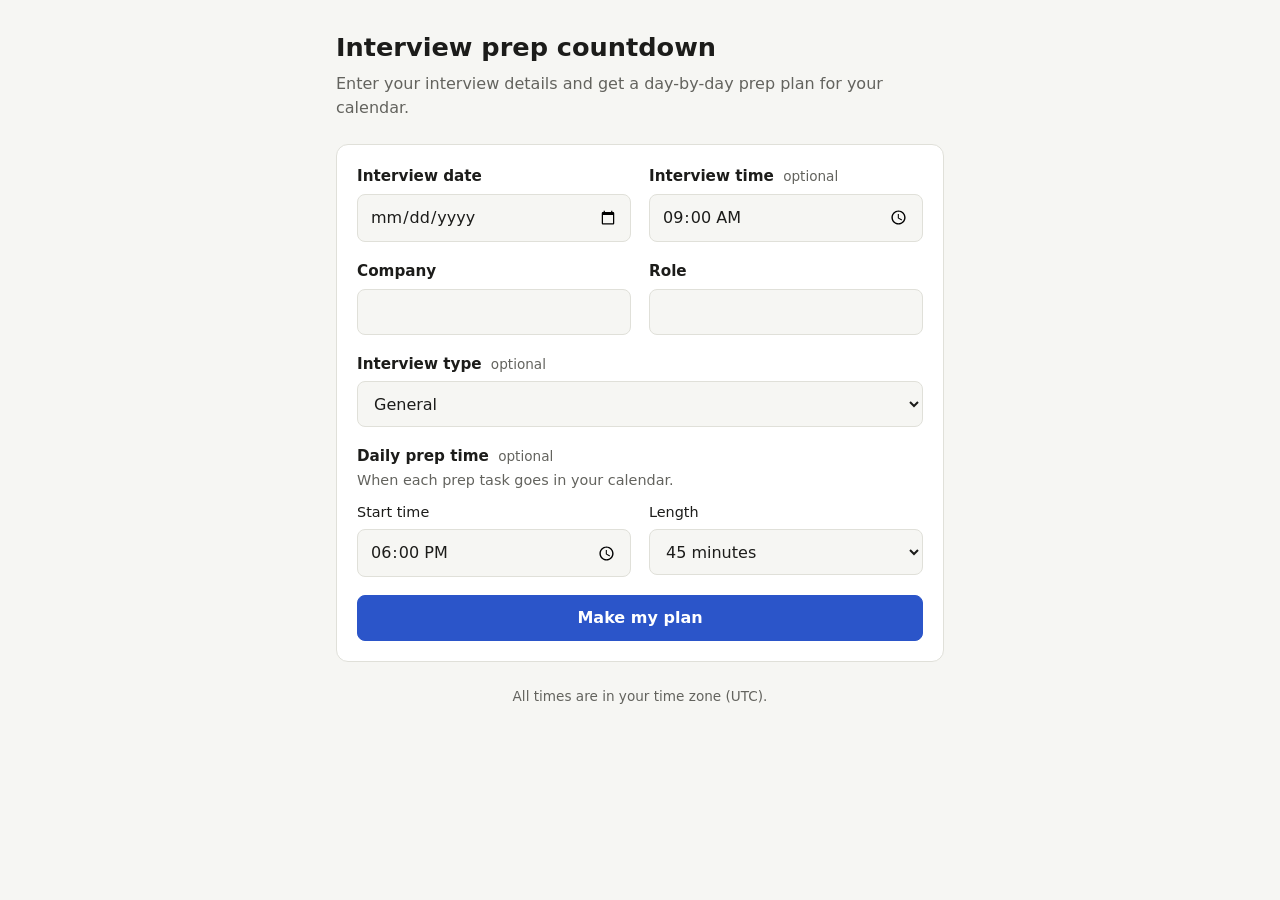
<file: index.html>
<!doctype html>
<html lang="en">
<head>
  <meta charset="utf-8">
  <meta name="viewport" content="width=device-width, initial-scale=1">
  <title>Interview Prep Countdown</title>
  <link rel="stylesheet" href="styles.css">
</head>
<body>
<main class="page">

  <!-- Screen 1: the form -->
  <section id="form-screen" aria-labelledby="form-title">
    <h1 id="form-title" tabindex="-1">Interview prep countdown</h1>
    <p class="lede">Enter your interview details and get a day-by-day prep plan for your calendar.</p>

    <!-- novalidate: we show our own error messages instead of the browser's pop-ups -->
    <form id="details-form" class="card" novalidate>
      <div class="row">
        <div class="field">
          <label for="interviewDate">Interview date</label>
          <input type="date" id="interviewDate" required aria-describedby="interviewDate-error">
          <p class="error" id="interviewDate-error"></p>
        </div>
        <div class="field">
          <label for="interviewTime">Interview time <span class="optional">optional</span></label>
          <input type="time" id="interviewTime" value="09:00" aria-describedby="interviewTime-error">
          <p class="error" id="interviewTime-error"></p>
        </div>
      </div>

      <div class="row">
        <div class="field">
          <label for="company">Company</label>
          <input type="text" id="company" required autocomplete="organization"
                 aria-describedby="company-error">
          <p class="error" id="company-error"></p>
        </div>
        <div class="field">
          <label for="role">Role</label>
          <input type="text" id="role" required autocomplete="organization-title"
                 aria-describedby="role-error">
          <p class="error" id="role-error"></p>
        </div>
      </div>

      <div class="field">
        <label for="interviewType">Interview type <span class="optional">optional</span></label>
        <!-- The options are filled in by app.js from tasks.js -->
        <select id="interviewType" aria-describedby="interviewType-error"></select>
        <p class="error" id="interviewType-error"></p>
      </div>

      <fieldset class="field">
        <legend>Daily prep time <span class="optional">optional</span></legend>
        <p class="hint" id="prep-hint">When each prep task goes in your calendar.</p>
        <div class="row">
          <div class="field">
            <label for="prepTime" class="sub-label">Start time</label>
            <input type="time" id="prepTime" value="18:00"
                   aria-describedby="prep-hint prepTime-error">
            <p class="error" id="prepTime-error"></p>
          </div>
          <div class="field">
            <label for="prepMinutes" class="sub-label">Length</label>
            <select id="prepMinutes" aria-describedby="prep-hint prepMinutes-error">
              <option value="15">15 minutes</option>
              <option value="30">30 minutes</option>
              <option value="45" selected>45 minutes</option>
              <option value="60">1 hour</option>
              <option value="90">1½ hours</option>
            </select>
            <p class="error" id="prepMinutes-error"></p>
          </div>
        </div>
      </fieldset>

      <button type="submit" class="button primary full">Make my plan</button>
    </form>
  </section>

  <!-- Screen 2: the plan (hidden until the form is sent) -->
  <section id="plan-screen" aria-labelledby="plan-heading" hidden>
    <h1 id="plan-heading" tabindex="-1"></h1>
    <p class="note" id="plan-note" hidden></p>

    <div class="actions">
      <div class="action-buttons">
        <button type="button" id="download-button" class="button primary"
                aria-describedby="calendar-help">Add to calendar (.ics)</button>
        <button type="button" id="change-button" class="button secondary">Change details</button>
      </div>
      <p class="help" id="calendar-help">
        Apple Calendar and Outlook: open the file to add it.
        Google Calendar: on a computer, go to Settings → Import &amp; export → Import.
      </p>
    </div>

    <!-- One card per day, filled in by app.js -->
    <ol class="days" id="plan-days"></ol>
  </section>

  <p class="timezone" id="timezone-note"></p>
</main>

<!-- Order matters: each file uses things defined in the ones above it. -->
<script src="tasks.js"></script>
<script src="plan.js"></script>
<script src="ics.js"></script>
<script src="app.js"></script>
</body>
</html>
</file>
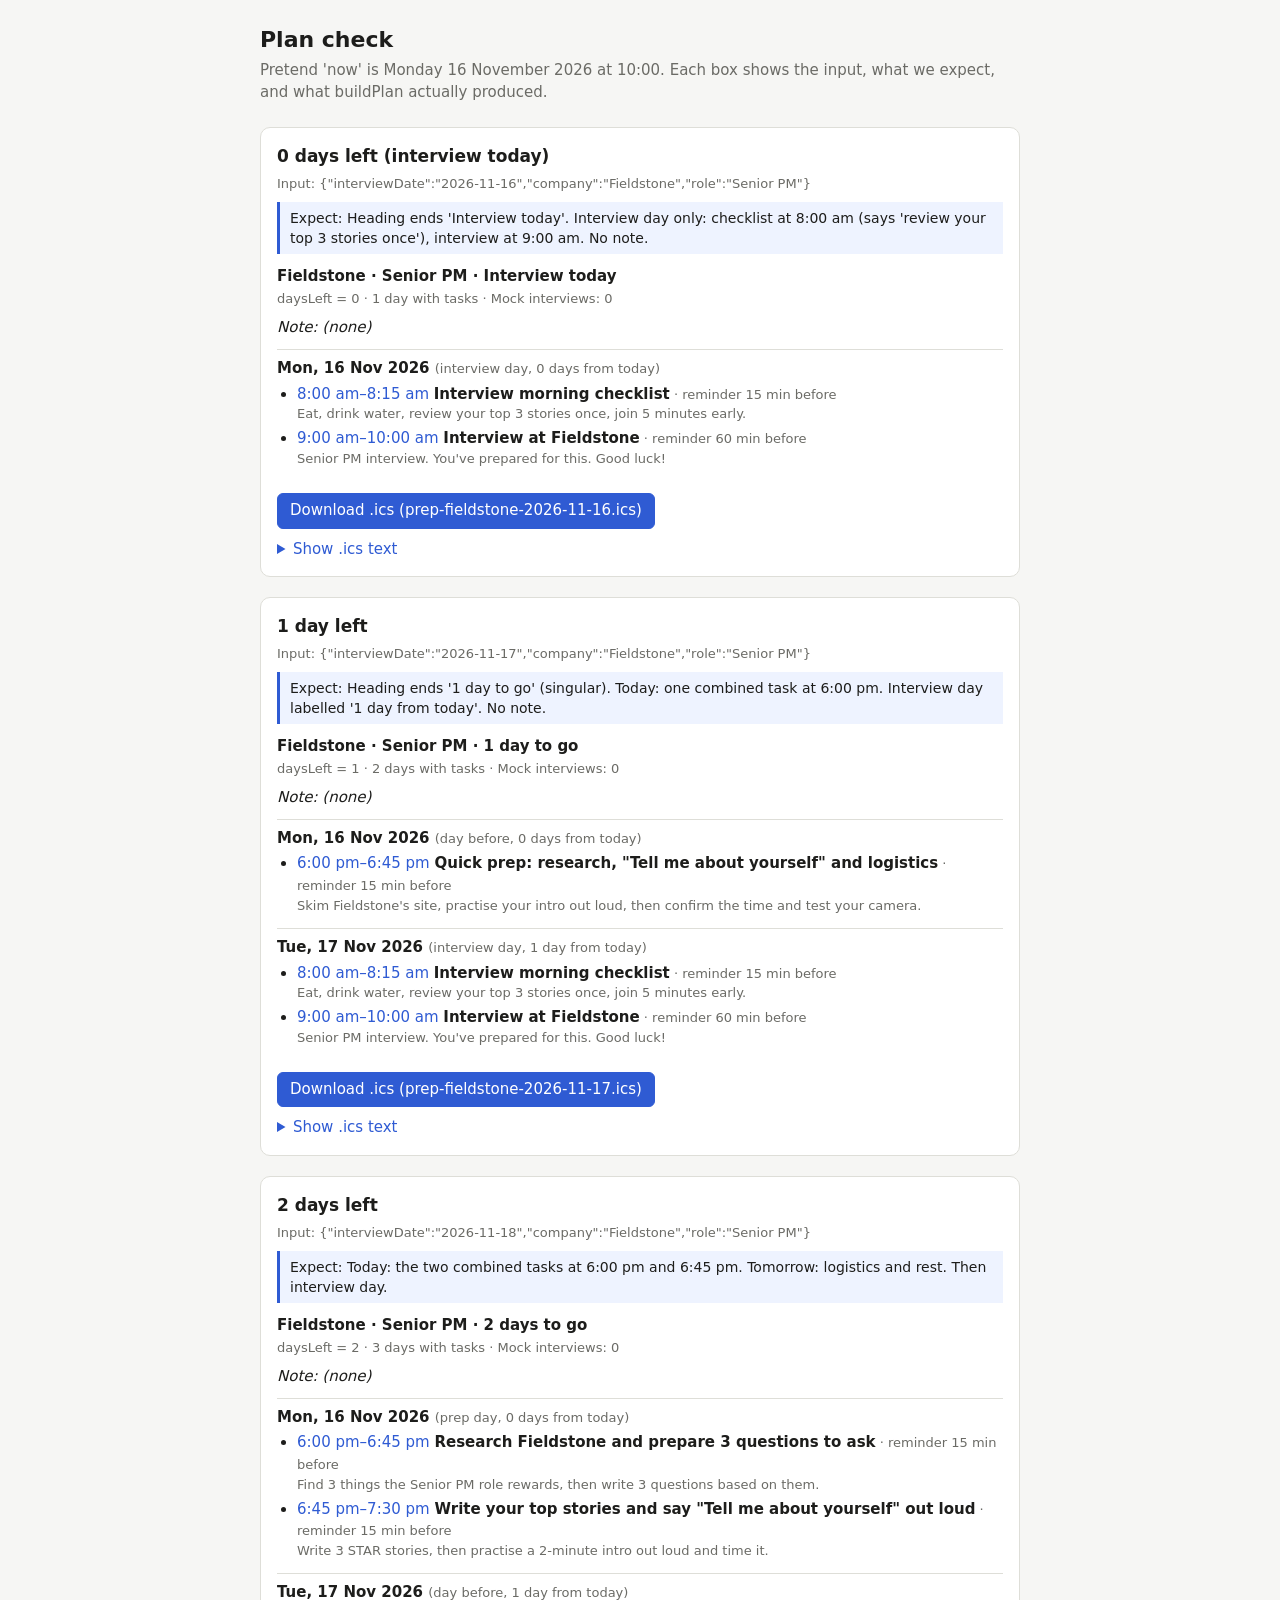
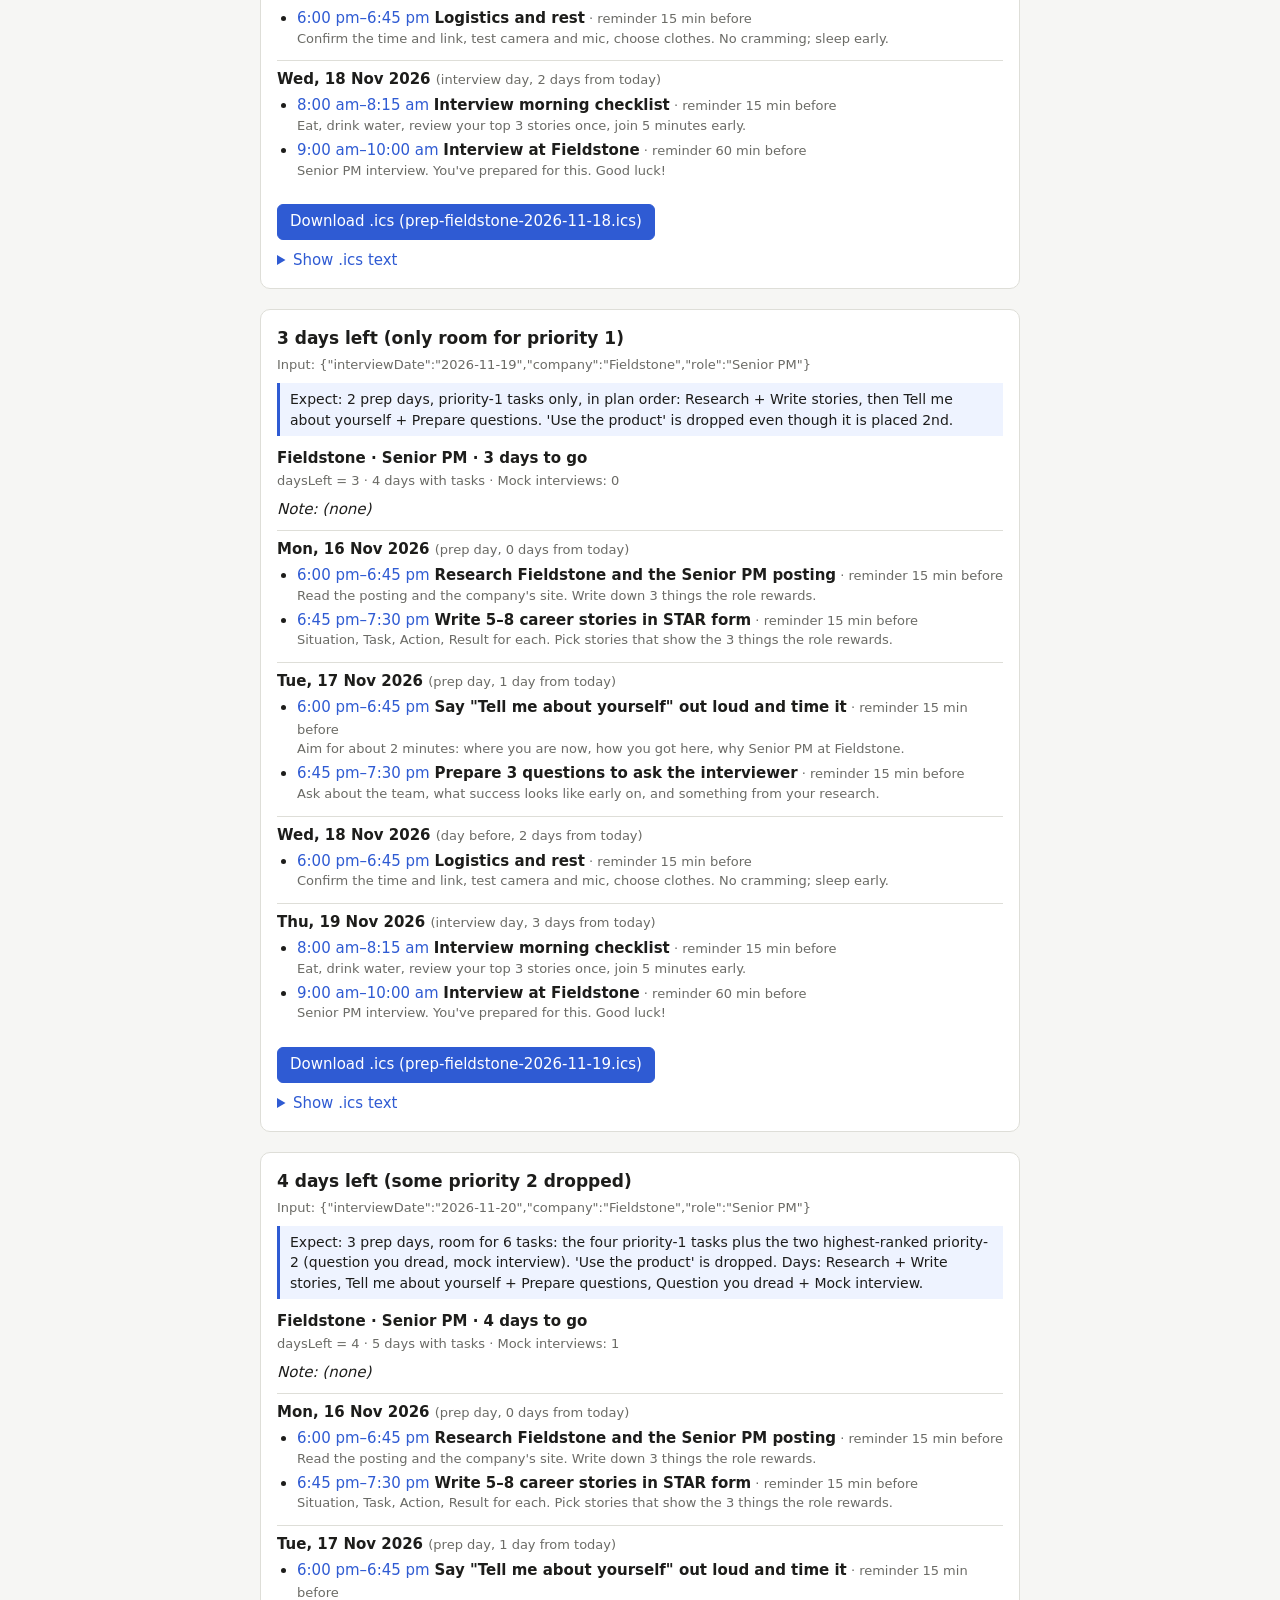
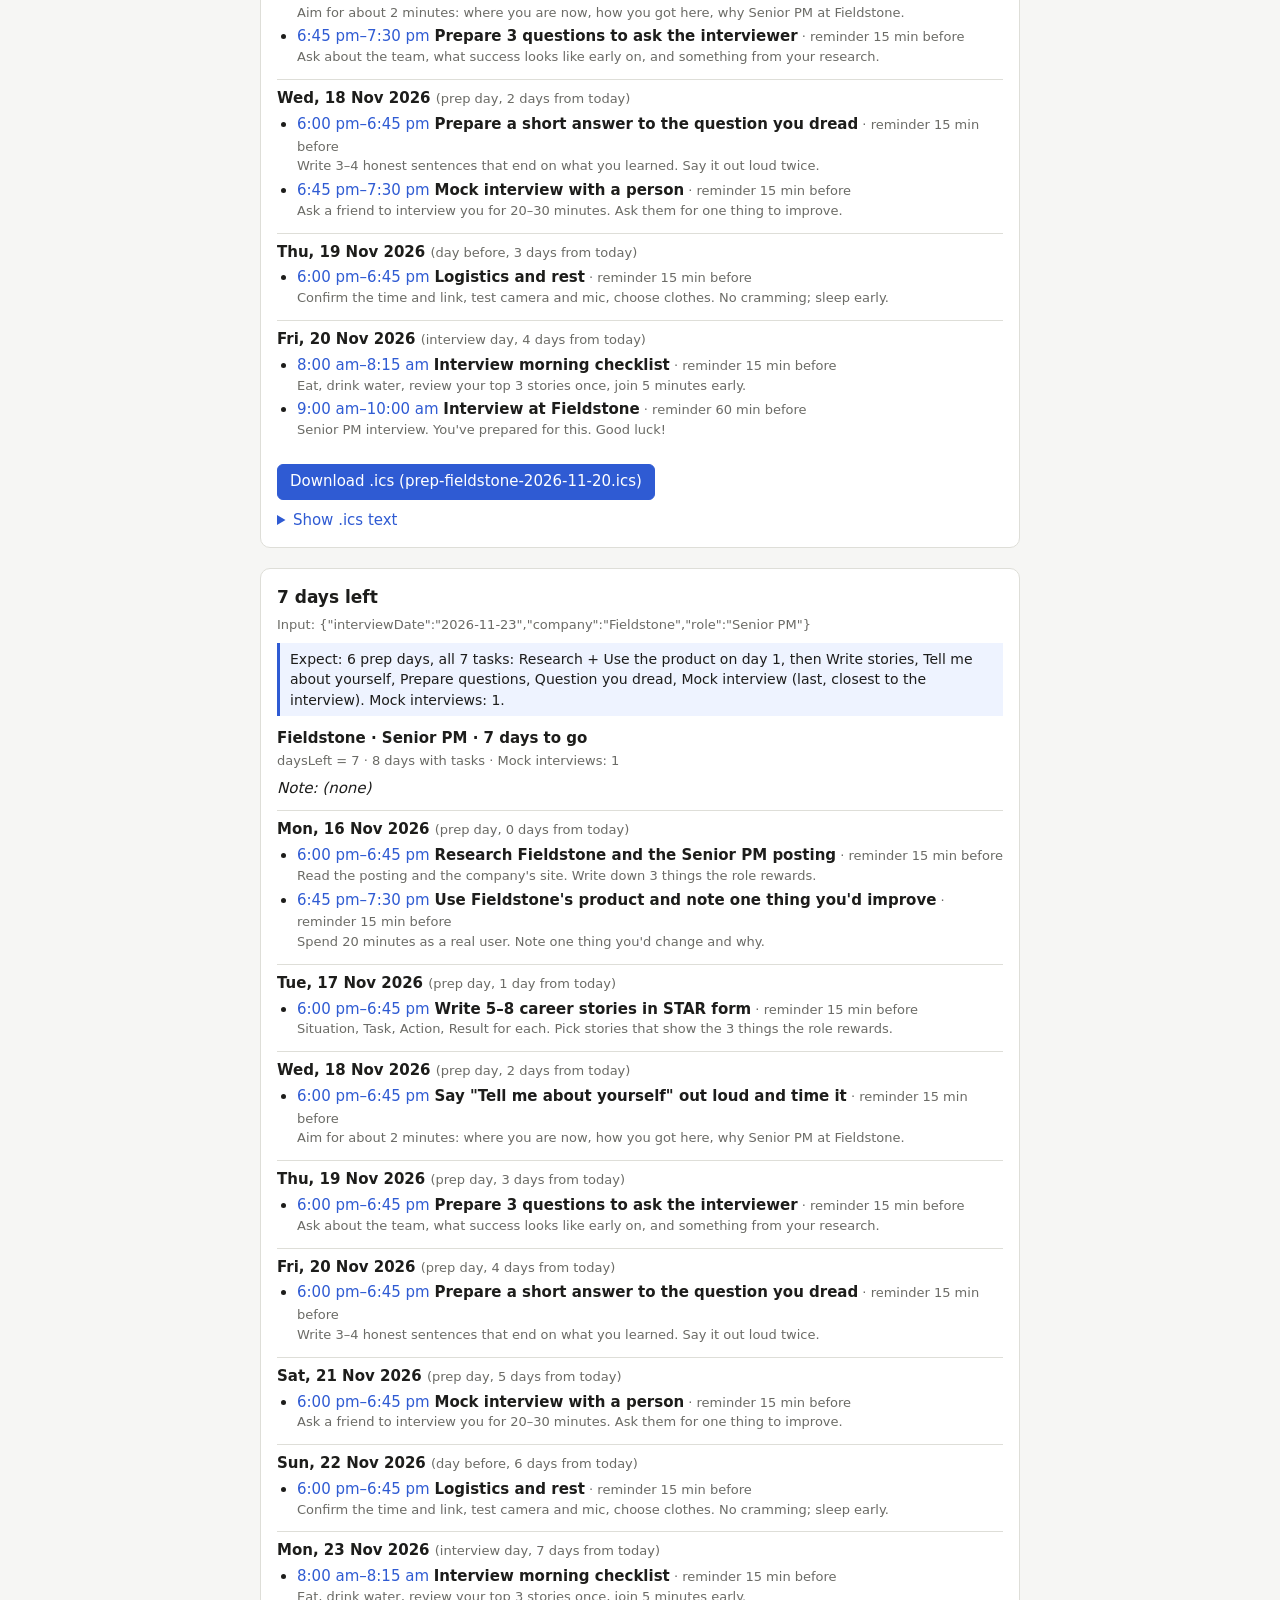
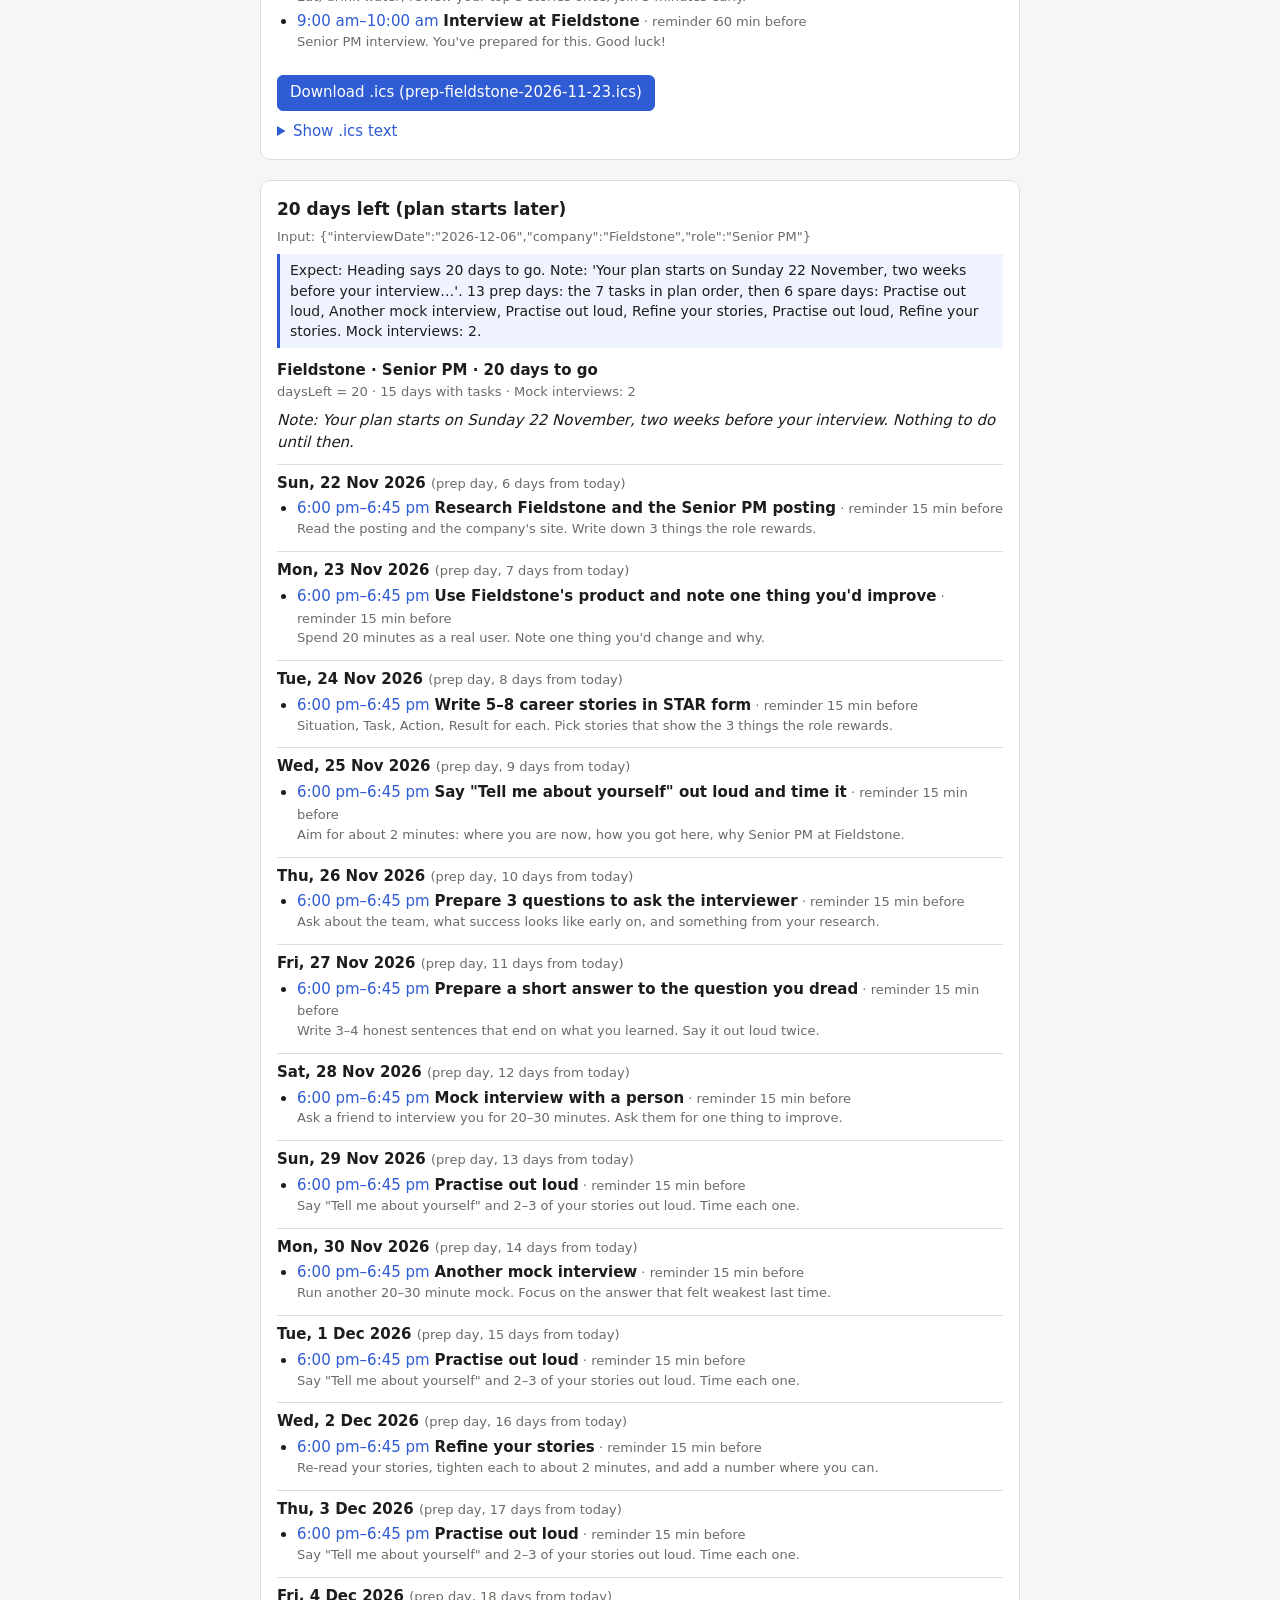
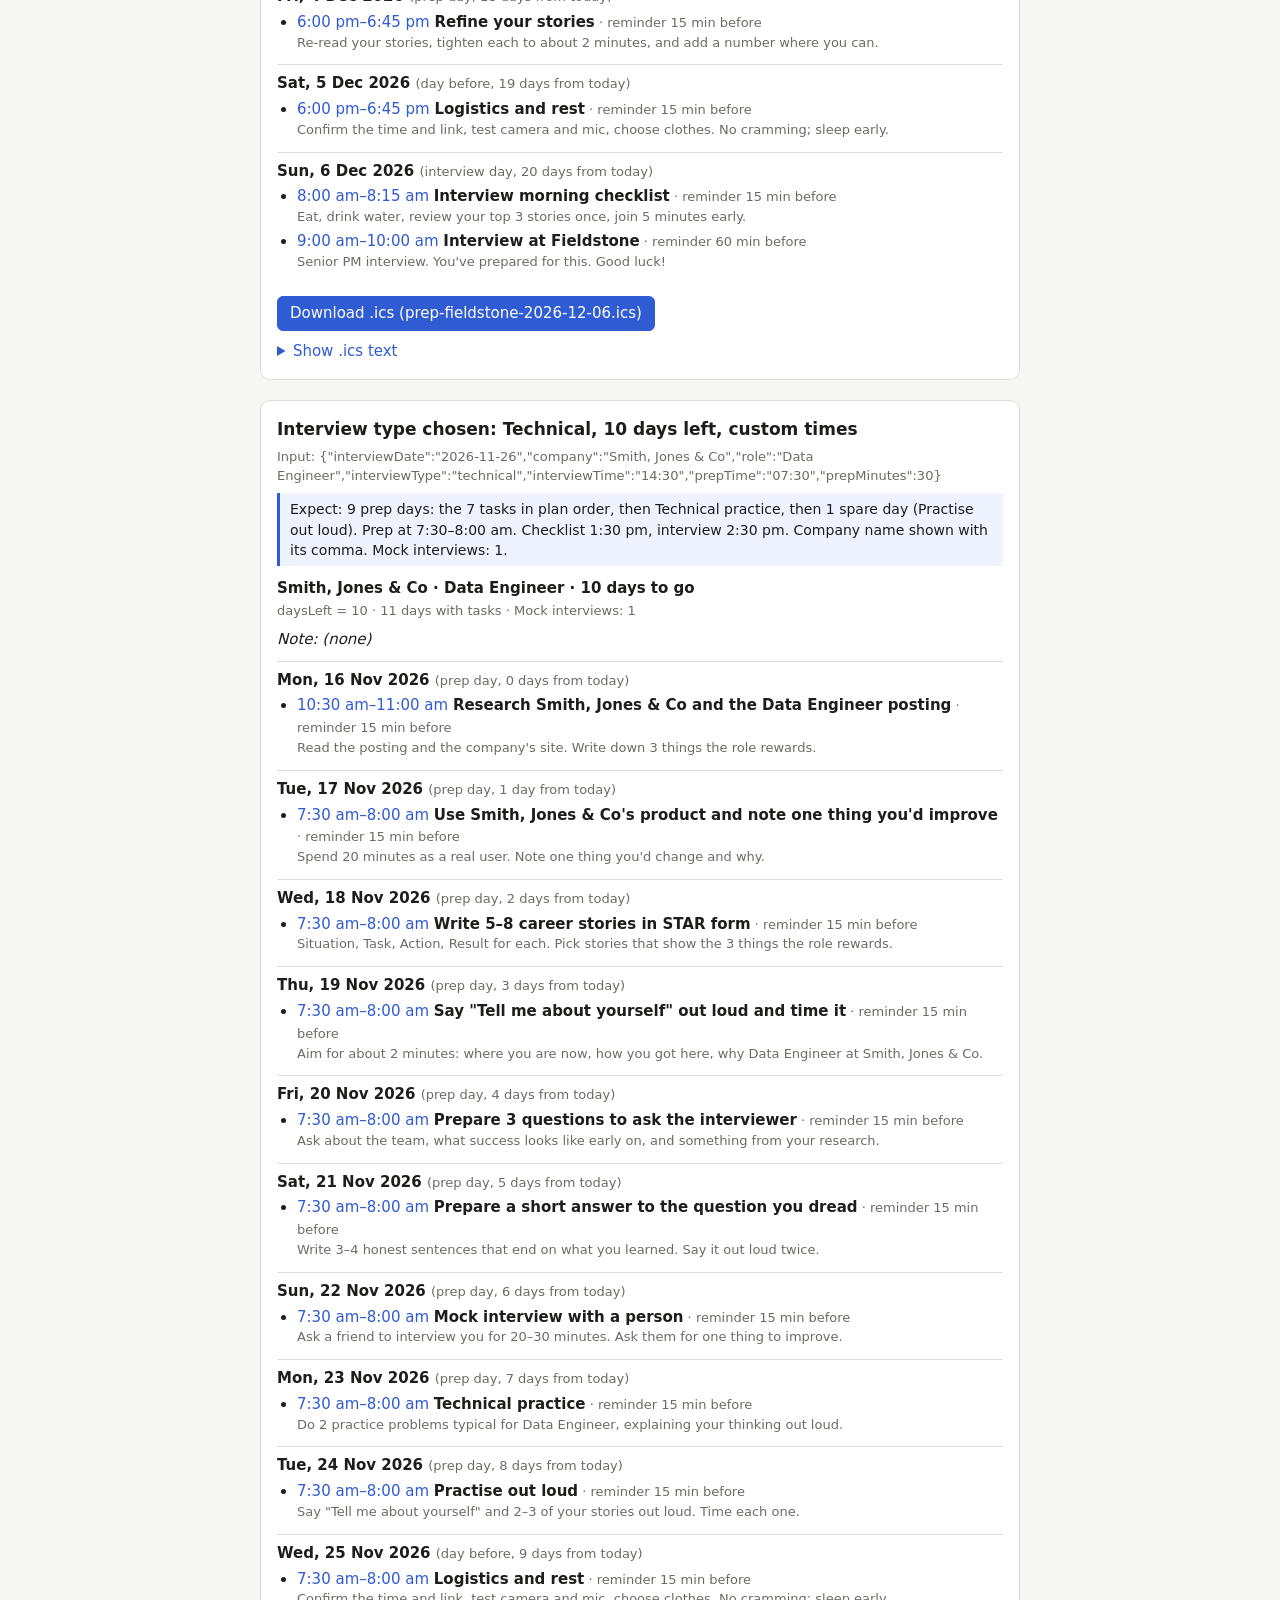
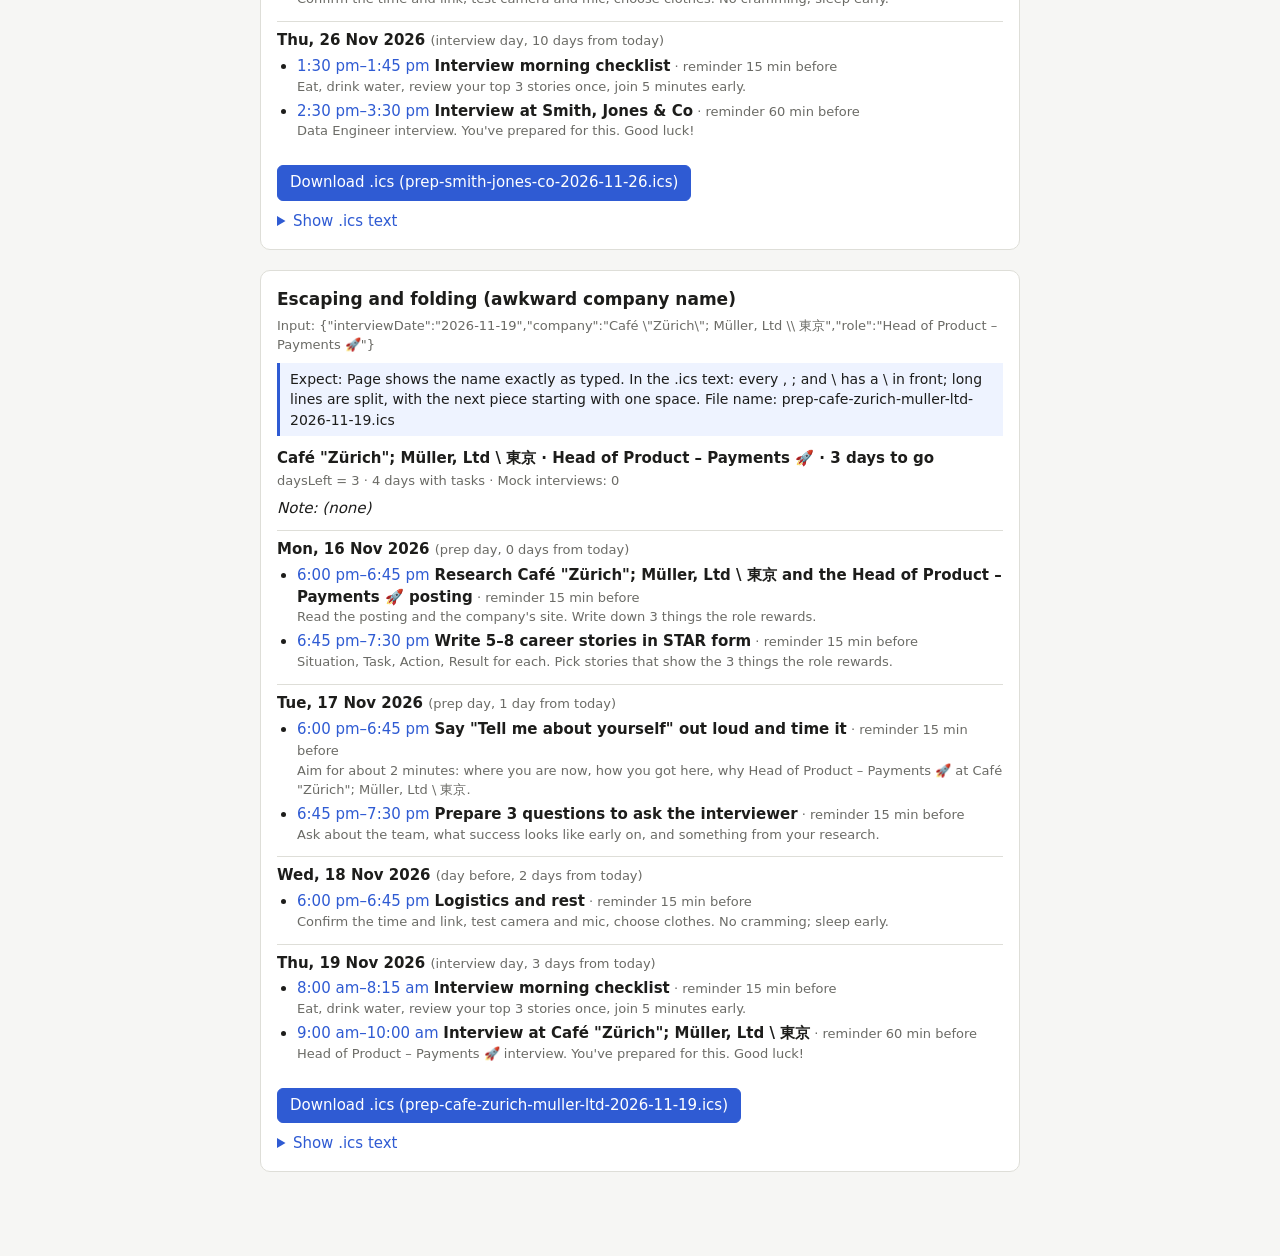
<file: plan-check.html>
<!doctype html>
<html lang="en">
<head>
  <meta charset="utf-8">
  <meta name="viewport" content="width=device-width, initial-scale=1">
  <title>Plan check</title>
  <style>
    :root {
      --bg: #f6f6f4; --card: #ffffff; --text: #1d1d1b; --muted: #6b6b66;
      --line: #deded8; --accent: #2f5bd3; --ok-bg: #eef3ff; --err: #b3261e;
    }
    @media (prefers-color-scheme: dark) {
      :root {
        --bg: #161615; --card: #20201e; --text: #ecece8; --muted: #a0a09a;
        --line: #34342f; --accent: #8aa8ff; --ok-bg: #1f2638; --err: #ff8a80;
      }
    }
    body { margin: 0; background: var(--bg); color: var(--text);
           font: 15px/1.45 system-ui, -apple-system, "Segoe UI", sans-serif; }
    main { max-width: 760px; margin: 0 auto; padding: 24px 16px 64px; }
    h1 { font-size: 22px; margin: 0 0 4px; }
    .intro { color: var(--muted); margin: 0 0 24px; }
    section.case { background: var(--card); border: 1px solid var(--line);
                   border-radius: 10px; padding: 16px; margin-bottom: 20px; }
    section.case h2 { font-size: 17px; margin: 0 0 6px; }
    .inputs { color: var(--muted); font-size: 13px; margin: 0 0 8px; }
    .expect { background: var(--ok-bg); border-left: 3px solid var(--accent);
              padding: 6px 10px; margin: 0 0 12px; font-size: 14px; }
    .heading { font-weight: 600; margin: 0 0 2px; }
    .note { font-style: italic; margin: 0 0 10px; }
    .day { border-top: 1px solid var(--line); padding: 8px 0; }
    .day-label { font-weight: 600; }
    .kind { color: var(--muted); font-weight: 400; font-size: 13px; }
    ul { margin: 4px 0 0; padding-left: 20px; }
    li { margin: 4px 0; }
    .time { font-variant-numeric: tabular-nums; color: var(--accent); }
    .how { color: var(--muted); font-size: 13px; }
    .error { color: var(--err); white-space: pre-wrap; }
    button { margin-top: 12px; font: inherit; padding: 6px 12px; border-radius: 6px;
             border: 1px solid var(--accent); background: var(--accent); color: var(--card);
             cursor: pointer; max-width: 100%; }
    details { margin-top: 10px; }
    summary { cursor: pointer; color: var(--accent); }
    pre { font-size: 12px; overflow-x: auto; background: var(--bg); padding: 8px;
          border-radius: 6px; border: 1px solid var(--line); }
  </style>
</head>
<body>
<main>
  <h1>Plan check</h1>
  <p class="intro" id="intro"></p>
  <div id="cases"></div>
</main>

<!-- tasks.js must load before plan.js -->
<script src="tasks.js"></script>
<script src="plan.js"></script>
<script src="ics.js"></script>
<script>
  // A fixed "now" so the results never change: Monday 16 Nov 2026, 10:00 am.
  // (Month is 10 because JavaScript months start at 0.)
  const NOW = new Date(2026, 10, 16, 10, 0);
  const TODAY = toDateString(NOW);

  // Each case: a name, the form values, and what we expect to see.
  const CASES = [
    {
      name: "0 days left (interview today)",
      input: { interviewDate: addDays(TODAY, 0), company: "Fieldstone", role: "Senior PM" },
      expect: "Heading ends 'Interview today'. Interview day only: checklist at 8:00 am " +
              "(says 'review your top 3 stories once'), interview at 9:00 am. No note.",
    },
    {
      name: "1 day left",
      input: { interviewDate: addDays(TODAY, 1), company: "Fieldstone", role: "Senior PM" },
      expect: "Heading ends '1 day to go' (singular). Today: one combined task at 6:00 pm. " +
              "Interview day labelled '1 day from today'. No note.",
    },
    {
      name: "2 days left",
      input: { interviewDate: addDays(TODAY, 2), company: "Fieldstone", role: "Senior PM" },
      expect: "Today: the two combined tasks at 6:00 pm and 6:45 pm. Tomorrow: logistics and rest. Then interview day.",
    },
    {
      name: "3 days left (only room for priority 1)",
      input: { interviewDate: addDays(TODAY, 3), company: "Fieldstone", role: "Senior PM" },
      expect: "2 prep days, priority-1 tasks only, in plan order: Research + Write stories, then " +
              "Tell me about yourself + Prepare questions. 'Use the product' is dropped even though it is placed 2nd.",
    },
    {
      name: "4 days left (some priority 2 dropped)",
      input: { interviewDate: addDays(TODAY, 4), company: "Fieldstone", role: "Senior PM" },
      expect: "3 prep days, room for 6 tasks: the four priority-1 tasks plus the two highest-ranked priority-2 " +
              "(question you dread, mock interview). 'Use the product' is dropped. Days: Research + Write stories, " +
              "Tell me about yourself + Prepare questions, Question you dread + Mock interview.",
    },
    {
      name: "7 days left",
      input: { interviewDate: addDays(TODAY, 7), company: "Fieldstone", role: "Senior PM" },
      expect: "6 prep days, all 7 tasks: Research + Use the product on day 1, then Write stories, Tell me about yourself, " +
              "Prepare questions, Question you dread, Mock interview (last, closest to the interview). Mock interviews: 1.",
    },
    {
      name: "20 days left (plan starts later)",
      input: { interviewDate: addDays(TODAY, 20), company: "Fieldstone", role: "Senior PM" },
      expect: "Heading says 20 days to go. Note: 'Your plan starts on Sunday 22 November, two weeks before your interview…'. " +
              "13 prep days: the 7 tasks in plan order, then 6 spare days: Practise out loud, Another mock interview, " +
              "Practise out loud, Refine your stories, Practise out loud, Refine your stories. Mock interviews: 2.",
    },
    {
      name: "Interview type chosen: Technical, 10 days left, custom times",
      input: {
        interviewDate: addDays(TODAY, 10), company: "Smith, Jones & Co", role: "Data Engineer",
        interviewType: "technical", interviewTime: "14:30", prepTime: "07:30", prepMinutes: 30,
      },
      expect: "9 prep days: the 7 tasks in plan order, then Technical practice, then 1 spare day (Practise out loud). " +
              "Prep at 7:30–8:00 am. Checklist 1:30 pm, interview 2:30 pm. Company name shown with its comma. Mock interviews: 1.",
    },
    {
      name: "Escaping and folding (awkward company name)",
      input: {
        interviewDate: addDays(TODAY, 3), company: "Café \"Zürich\"; Müller, Ltd \\ 東京",
        role: "Head of Product – Payments 🚀",
      },
      expect: "Page shows the name exactly as typed. In the .ics text: every , ; and \\ has a \\ in front; " +
              "long lines are split, with the next piece starting with one space. " +
              "File name: prep-cafe-zurich-muller-ltd-" + addDays(TODAY, 3) + ".ics",
    },
  ];

  // ── Formatting helpers (display only) ──
  function localDate(dateString, minutes = 0) {
    const [y, m, d] = dateString.split("-").map(Number);
    return new Date(y, m - 1, d, 0, minutes);   // overflow past midnight rolls into the next day
  }
  function formatDate(dateString) {
    return localDate(dateString).toLocaleDateString("en-GB",
      { weekday: "short", day: "numeric", month: "short", year: "numeric" });
  }
  function formatTime(dateString, minutes) {
    return localDate(dateString, minutes).toLocaleTimeString("en-US",
      { hour: "numeric", minute: "2-digit" }).toLowerCase();
  }
  const KIND_LABELS = { prep: "prep day", dayBefore: "day before", interview: "interview day" };

  // Small helper to create an element with text (textContent is safe for any input).
  function el(tag, className, text) {
    const node = document.createElement(tag);
    if (className) node.className = className;
    if (text !== undefined) node.textContent = text;
    return node;
  }

  document.getElementById("intro").textContent =
    "Pretend 'now' is " + NOW.toLocaleString("en-GB", { dateStyle: "full", timeStyle: "short" }) +
    ". Each box shows the input, what we expect, and what buildPlan actually produced.";

  const container = document.getElementById("cases");

  for (const testCase of CASES) {
    const section = el("section", "case");
    section.append(el("h2", null, testCase.name));
    section.append(el("p", "inputs", "Input: " + JSON.stringify(testCase.input)));
    section.append(el("p", "expect", "Expect: " + testCase.expect));

    try {
      const plan = buildPlan(testCase.input, NOW);
      const allItems = plan.days.flatMap((day) => day.items);
      const mockCount = allItems.filter((item) => /mock interview/i.test(item.title)).length;

      section.append(el("p", "heading", plan.heading));
      section.append(el("p", "inputs",
        "daysLeft = " + plan.daysLeft + " · " + daysText(plan.days.length) + " with tasks · " +
        "Mock interviews: " + mockCount));
      section.append(el("p", "note", plan.note ? "Note: " + plan.note : "Note: (none)"));

      for (const day of plan.days) {
        const dayBox = el("div", "day");
        const label = el("div", "day-label", formatDate(day.date) + "  ");
        label.append(el("span", "kind", "(" + KIND_LABELS[day.kind] + ", " +
                                         daysText(daysBetween(TODAY, day.date)) + " from today)"));
        dayBox.append(label);

        const list = el("ul");
        for (const item of day.items) {
          const li = el("li");
          li.append(el("span", "time",
            formatTime(item.date, item.startMinutes) + "–" +
            formatTime(item.date, item.startMinutes + item.minutes) + "  "));
          li.append(el("strong", null, item.title));
          li.append(el("span", "how", "  · reminder " + item.reminderMinutes + " min before"));
          li.append(el("div", "how", item.how));
          list.append(li);
        }
        dayBox.append(list);
        section.append(dayBox);
      }

      // Calendar file: a download button, plus the raw text to read.
      const button = el("button", null, "Download .ics (" + icsFileName(plan) + ")");
      button.addEventListener("click", () => downloadIcs(plan));
      section.append(button);

      const details = el("details");
      details.append(el("summary", null, "Show .ics text"));
      details.append(el("pre", null, buildIcs(plan)));
      section.append(details);
    } catch (error) {
      section.append(el("p", "error", "ERROR: " + error.message));
    }

    container.append(section);
  }
</script>
</body>
</html>
</file>
<file: styles.css>
/* styles.css — how the page looks.
   Colours are defined once as "tokens" (variables) and swapped for dark mode. */

:root {
  color-scheme: light;               /* tells the browser to draw date pickers etc. in light mode */
  --bg: #f6f6f3;
  --surface: #ffffff;
  --text: #1c1c1a;
  --muted: #63635e;
  --line: #e0e0d9;
  --accent: #2b55c9;
  --accent-text: #ffffff;
  --accent-soft: #edf1fc;
  --error: #b3261e;
  --radius: 12px;
}

@media (prefers-color-scheme: dark) {
  :root {
    color-scheme: dark;
    --bg: #141413;
    --surface: #1f1f1d;
    --text: #ecece7;
    --muted: #a3a39c;
    --line: #34342f;
    --accent: #8fa9ff;
    --accent-text: #10172e;
    --accent-soft: #1d2540;
    --error: #ff8a80;
  }
}

* { box-sizing: border-box; }
[hidden] { display: none !important; }

body {
  margin: 0;
  background: var(--bg);
  color: var(--text);
  font: 16px/1.5 system-ui, -apple-system, "Segoe UI", Roboto, sans-serif;
}

.page {
  max-width: 640px;
  margin: 0 auto;
  padding: 32px 16px 48px;          /* 16px sides keeps content off the phone's edge */
}

h1 {
  font-size: 1.6rem;
  line-height: 1.25;
  margin: 0 0 8px;
  overflow-wrap: anywhere;           /* very long company names wrap instead of overflowing */
}
h1:focus { outline: none; }          /* focused by code only, for screen readers */

.lede { color: var(--muted); margin: 0 0 24px; }

.card {
  background: var(--surface);
  border: 1px solid var(--line);
  border-radius: var(--radius);
  padding: 20px;
}


/* ── Form ── */

form { display: grid; gap: 18px; }

/* Two fields side by side on wider screens, stacked on phones. */
.row { display: grid; gap: 18px; grid-template-columns: 1fr; }
@media (min-width: 520px) {
  .row { grid-template-columns: 1fr 1fr; }
}

.field { display: grid; gap: 6px; align-content: start; min-width: 0; }

fieldset { border: 0; padding: 0; margin: 0; }
legend { padding: 0; margin-bottom: 2px; }

label, legend { font-weight: 600; font-size: 0.95rem; }
.sub-label { font-weight: 500; font-size: 0.9rem; }
.optional { font-weight: 400; font-size: 0.85rem; color: var(--muted); margin-left: 4px; }
.hint { margin: 0 0 4px; font-size: 0.9rem; color: var(--muted); }

input, select {
  width: 100%;
  min-height: 46px;                  /* easy to tap */
  padding: 10px 12px;
  font: inherit;
  font-size: 16px;                   /* 16px stops iPhones zooming in on tap */
  color: var(--text);
  background: var(--bg);
  border: 1px solid var(--line);
  border-radius: 8px;
}

input:focus-visible, select:focus-visible, .button:focus-visible {
  outline: 2px solid var(--accent);
  outline-offset: 2px;
}

[aria-invalid="true"] { border-color: var(--error); }

.error { margin: 0; font-size: 0.9rem; color: var(--error); }
.error:empty { display: none; }      /* no gap when there's no message */


/* ── Buttons ── */

.button {
  min-height: 46px;
  padding: 10px 18px;
  font: inherit;
  font-weight: 600;
  border-radius: 8px;
  border: 1px solid var(--accent);
  cursor: pointer;
}
.primary { background: var(--accent); color: var(--accent-text); }
.secondary { background: transparent; color: var(--accent); }
.full { width: 100%; }


/* ── Plan screen ── */

.note {
  margin: 12px 0 0;
  padding: 10px 14px;
  background: var(--accent-soft);
  border-radius: 8px;
}

.actions { display: grid; gap: 10px; margin: 20px 0 24px; }
.action-buttons { display: flex; flex-wrap: wrap; gap: 10px; }
.action-buttons .button { flex: 1 1 200px; }  /* side by side if there's room, else stacked */
.help { margin: 0; font-size: 0.9rem; color: var(--muted); }

.days { list-style: none; margin: 0; padding: 0; display: grid; gap: 12px; }

.day {
  background: var(--surface);
  border: 1px solid var(--line);
  border-radius: var(--radius);
  padding: 16px;
}
.day--interview { border-color: var(--accent); box-shadow: inset 4px 0 0 var(--accent); }

.day-head {
  display: flex;
  flex-wrap: wrap;
  align-items: baseline;
  justify-content: space-between;
  gap: 6px 12px;
  margin-bottom: 10px;
}
.day-date { margin: 0; font-size: 1.05rem; }

.tags { display: flex; gap: 6px; }
.tag {
  padding: 2px 10px;
  font-size: 0.8rem;
  color: var(--muted);
  background: var(--bg);
  border: 1px solid var(--line);
  border-radius: 999px;
}
.tag--today { color: var(--accent); background: var(--accent-soft); border-color: transparent; }

.items { list-style: none; margin: 0; padding: 0; display: grid; gap: 12px; }
.item + .item { border-top: 1px solid var(--line); padding-top: 12px; }
.item-time {
  margin: 0 0 2px;
  font-size: 0.9rem;
  font-weight: 600;
  color: var(--accent);
  font-variant-numeric: tabular-nums;
}
.item-title { margin: 0; font-weight: 600; overflow-wrap: anywhere; }
.item-how { margin: 2px 0 0; font-size: 0.95rem; color: var(--muted); }

.timezone { margin: 24px 0 0; font-size: 0.85rem; color: var(--muted); text-align: center; }
</file>
